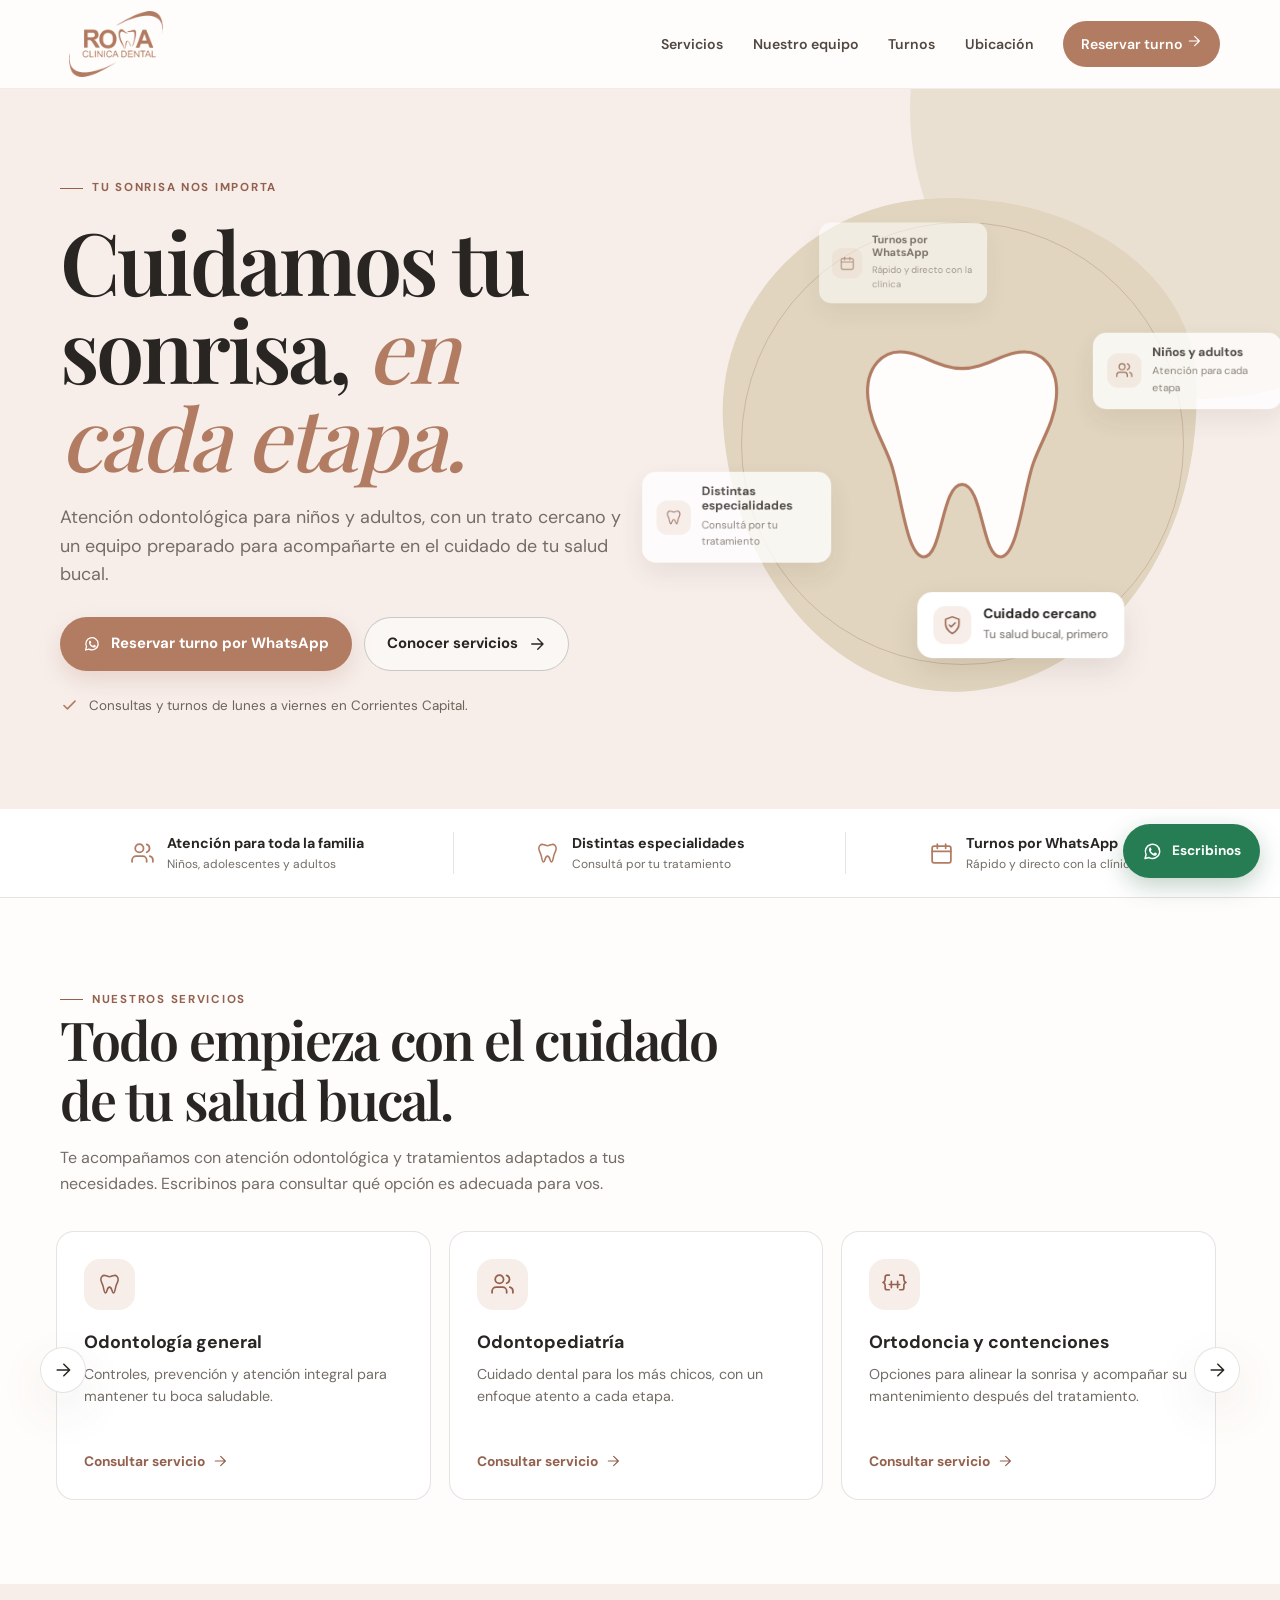
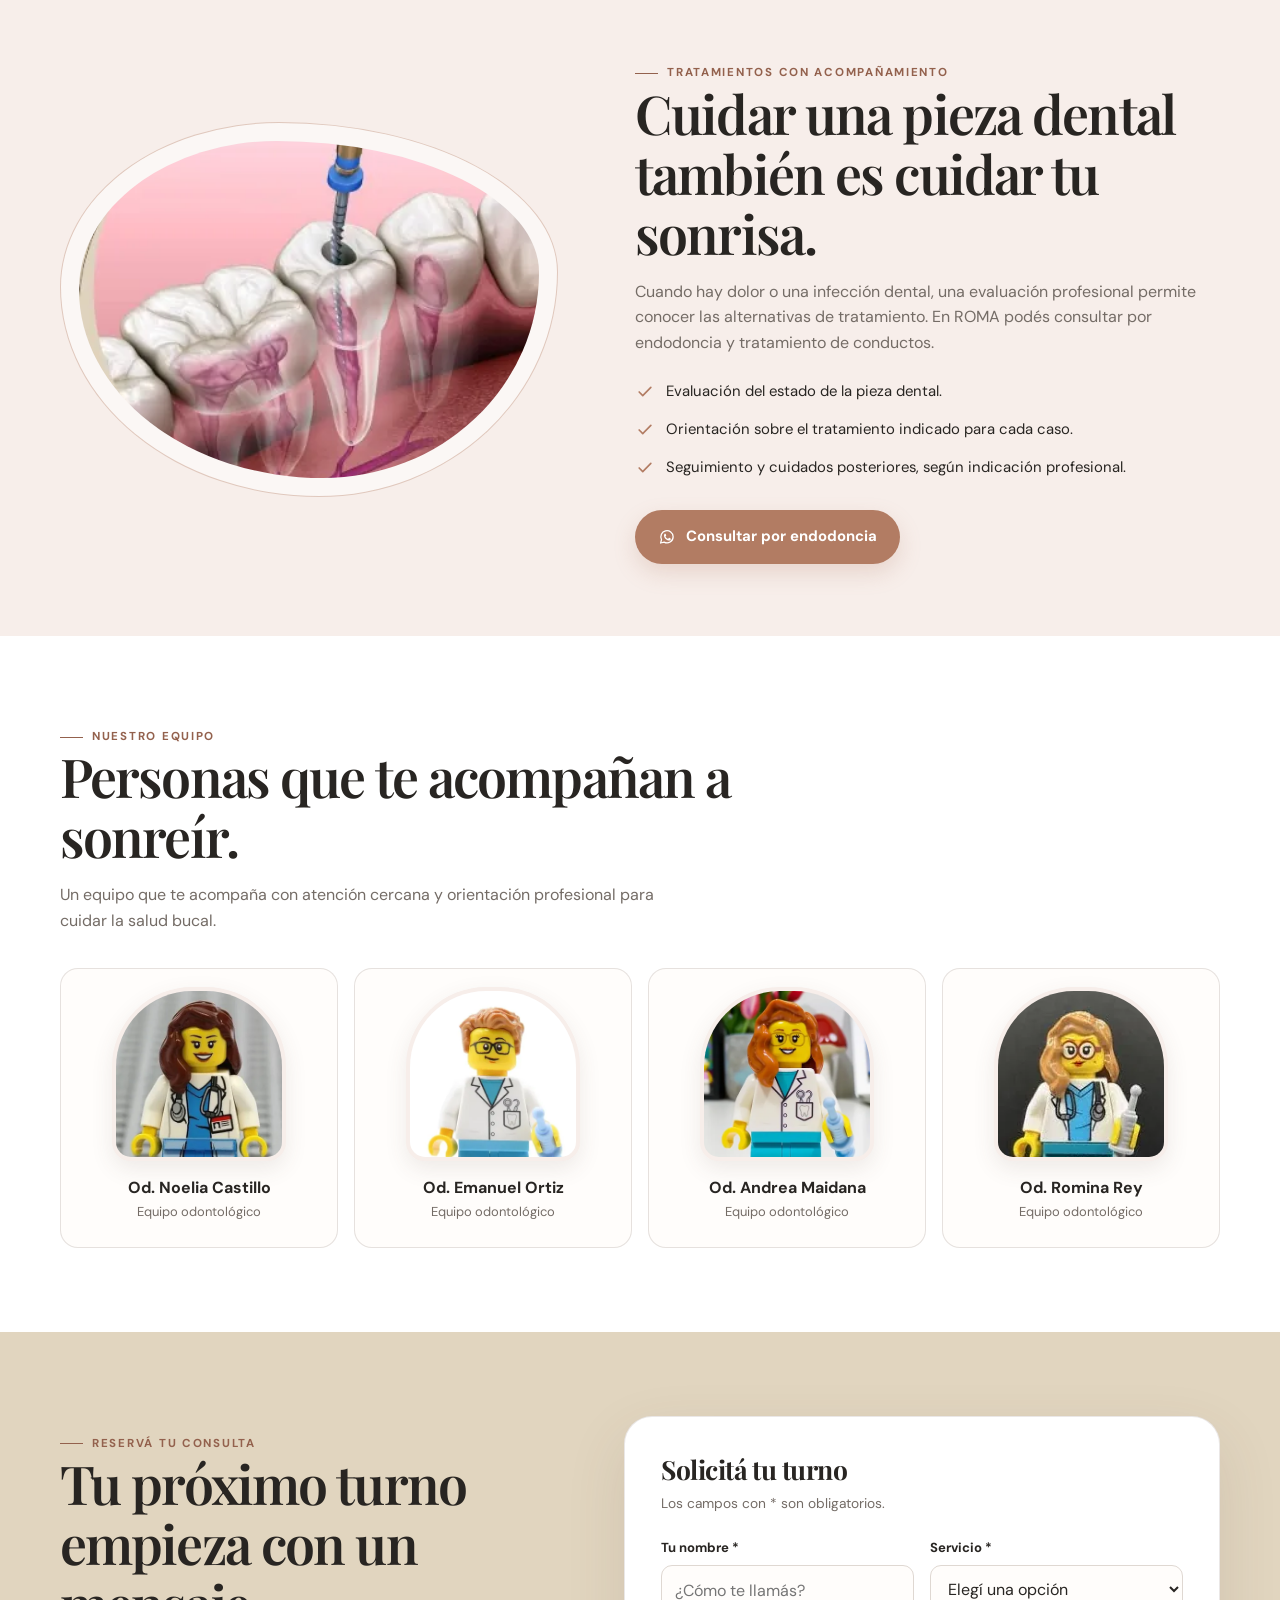
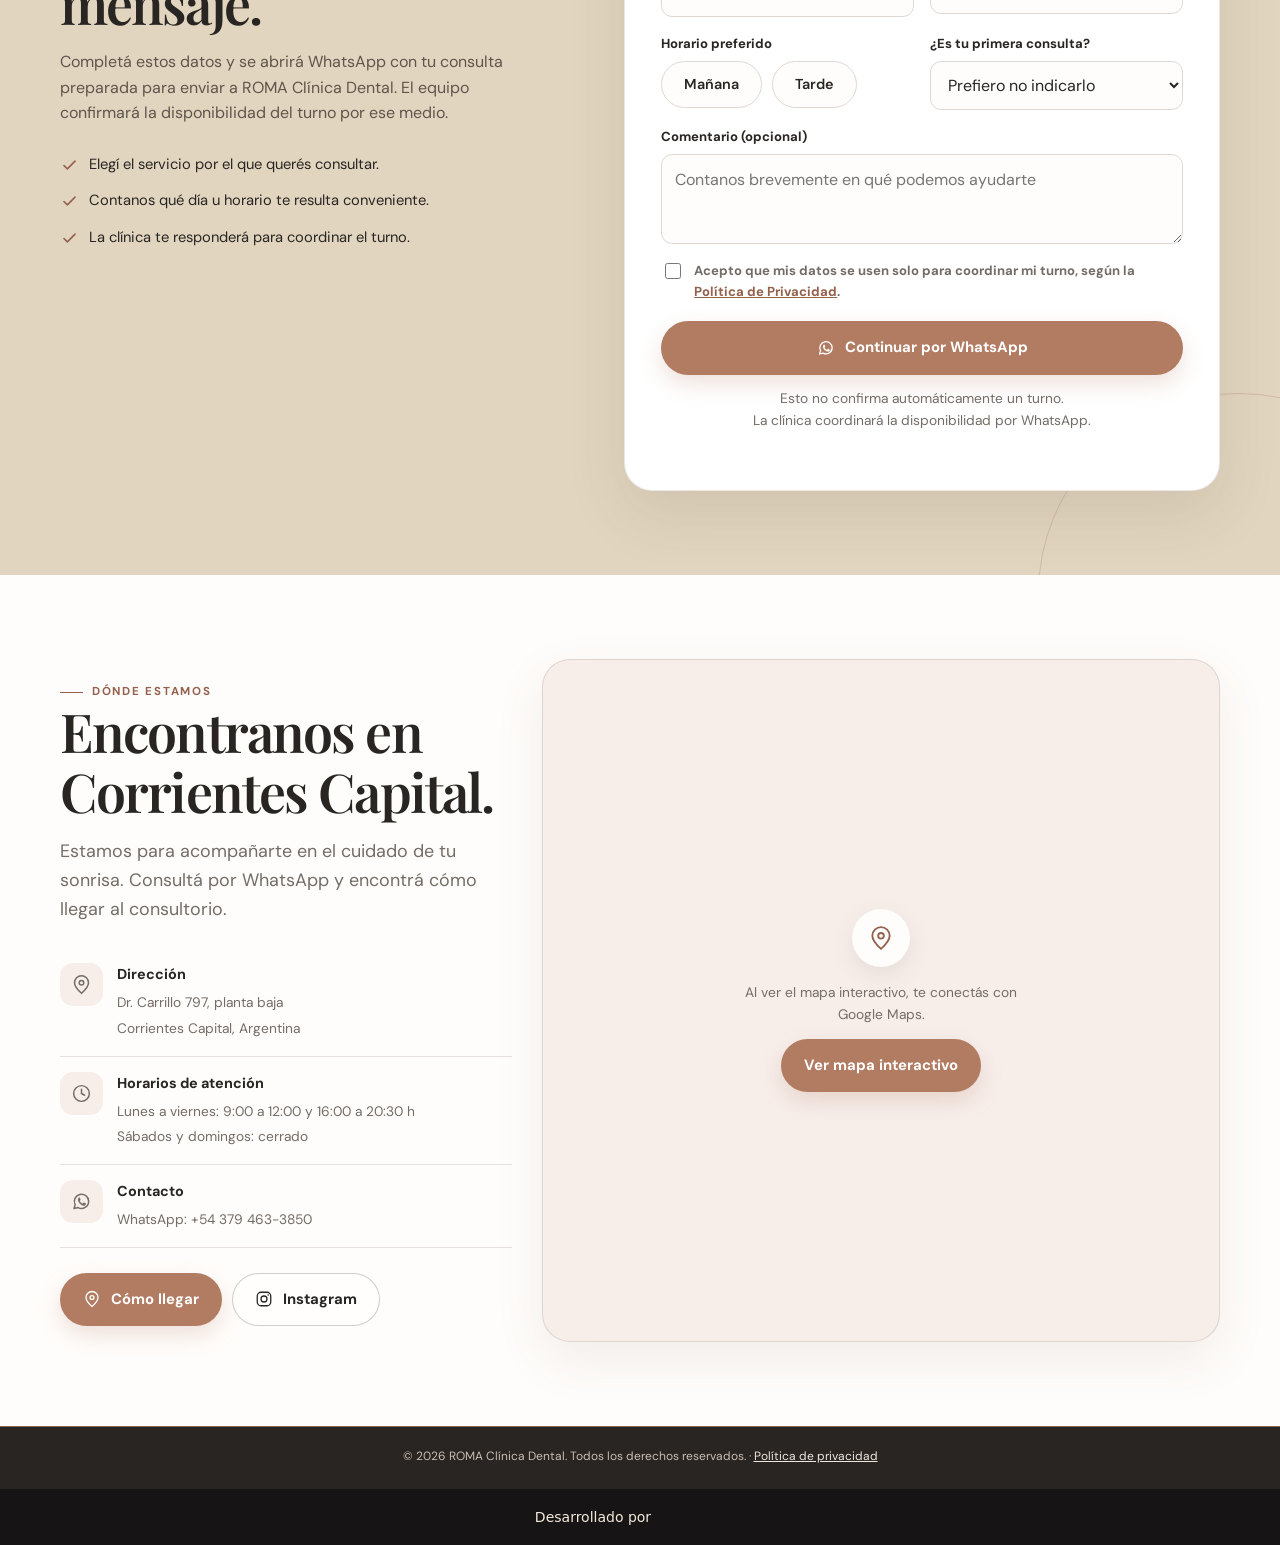
<file: index.html>
<!doctype html>
<html lang="es-AR">
<head>
  <meta charset="utf-8">
  <meta name="viewport" content="width=device-width, initial-scale=1">
  <meta name="theme-color" content="#e1d5bf">
  <title>ROMA Clínica Dental | Odontología en Corrientes Capital</title>
  <meta name="description" content="En ROMA Clínica Dental cuidamos sonrisas de niños y adultos en Corrientes Capital. Odontología general, odontopediatría, ortodoncia, endodoncia y más. Reservá tu turno por WhatsApp.">
  <meta name="robots" content="index, follow">
  <meta http-equiv="Content-Security-Policy" content="default-src 'self'; script-src 'self'; style-src 'self'; font-src 'self'; img-src 'self' data: https:; connect-src 'self'; frame-src https://www.google.com; form-action 'self'; base-uri 'self'; object-src 'none'; upgrade-insecure-requests">
  <meta name="referrer" content="strict-origin-when-cross-origin">
  <meta property="og:type" content="website">
  <meta property="og:title" content="ROMA Clínica Dental | Tu sonrisa, en buenas manos">
  <meta property="og:description" content="Atención odontológica para niños y adultos en Corrientes Capital. Consultá y reservá tu turno por WhatsApp.">
  <meta property="og:image" content="assets/logo-roma.webp">
  <link rel="icon" type="image/webp" href="assets/logo-roma.webp">
  <link rel="stylesheet" href="assets/styles.css">
  <script type="application/ld+json">
  {
    "@context": "https://schema.org",
    "@type": "Dentist",
    "name": "ROMA Clínica Dental",
    "description": "Atención odontológica para niños y adultos en Corrientes Capital.",
    "telephone": "+54 379 463-3850",
    "image": "assets/logo-roma.webp",
    "address": {
      "@type": "PostalAddress",
      "streetAddress": "Dr. Carrillo 797, planta baja",
      "addressLocality": "Corrientes",
      "addressRegion": "Corrientes",
      "addressCountry": "AR"
    },
    "geo": {
      "@type": "GeoCoordinates",
      "latitude": -27.475615488781088,
      "longitude": -58.841967421455124
    },
    "openingHoursSpecification": [
      {"@type":"OpeningHoursSpecification","dayOfWeek":["Monday","Tuesday","Wednesday","Thursday","Friday"],"opens":"09:00","closes":"12:00"},
      {"@type":"OpeningHoursSpecification","dayOfWeek":["Monday","Tuesday","Wednesday","Thursday","Friday"],"opens":"16:00","closes":"20:30"}
    ],
    "sameAs": ["https://www.instagram.com/roma.clinica.dental/"]
  }
  </script>
</head>
<body>
  <svg class="sr-only" xmlns="http://www.w3.org/2000/svg" aria-hidden="true" focusable="false">
    <symbol id="i-arrow" viewBox="0 0 24 24"><path d="M5 12h14M13 5l7 7-7 7" fill="none" stroke="currentColor" stroke-width="1.8" stroke-linecap="round" stroke-linejoin="round"/></symbol>
    <symbol id="i-whatsapp" viewBox="0 0 24 24"><path d="M20.2 11.7a8.2 8.2 0 0 1-12.1 7.2L3.5 20l1.2-4.4a8.2 8.2 0 1 1 15.5-3.9Z" fill="none" stroke="currentColor" stroke-width="1.7" stroke-linecap="round" stroke-linejoin="round"/><path d="M8.4 8.1c.3-.6.6-.6.9-.6h.4c.2 0 .4 0 .5.4l.7 1.7c.1.3.1.5-.1.7l-.6.7c-.2.2-.3.4-.1.7.7 1.2 1.6 2 2.8 2.6.3.1.5.1.7-.1l.8-.9c.2-.2.4-.3.7-.2l1.6.8c.3.1.4.3.4.5 0 .4-.2 1.3-.8 1.8-.5.5-1.3.7-2.1.6-1-.2-2.3-.8-3.6-1.9-1.1-1-2.1-2.4-2.4-3.4-.4-1-.3-2.1.2-2.8Z" fill="currentColor"/></symbol>
    <symbol id="i-pin" viewBox="0 0 24 24"><path d="M20 10c0 5-8 12-8 12S4 15 4 10a8 8 0 1 1 16 0Z" fill="none" stroke="currentColor" stroke-width="1.7"/><circle cx="12" cy="10" r="2.6" fill="none" stroke="currentColor" stroke-width="1.7"/></symbol>
    <symbol id="i-clock" viewBox="0 0 24 24"><circle cx="12" cy="12" r="9" fill="none" stroke="currentColor" stroke-width="1.7"/><path d="M12 7v5l3.5 2" fill="none" stroke="currentColor" stroke-width="1.7" stroke-linecap="round"/></symbol>
    <symbol id="i-users" viewBox="0 0 24 24"><path d="M16 20v-1.5a4 4 0 0 0-4-4H6a4 4 0 0 0-4 4V20M9 11a4 4 0 1 0 0-8 4 4 0 0 0 0 8ZM16 3.2a4 4 0 0 1 0 7.6M22 20v-1.5a4 4 0 0 0-3-3.9" fill="none" stroke="currentColor" stroke-width="1.7" stroke-linecap="round" stroke-linejoin="round"/></symbol>
    <symbol id="i-shield" viewBox="0 0 24 24"><path d="M12 22s8-4 8-11V5l-8-3-8 3v6c0 7 8 11 8 11Z" fill="none" stroke="currentColor" stroke-width="1.7"/><path d="m8.5 12 2.2 2.2 4.8-4.8" fill="none" stroke="currentColor" stroke-width="1.7" stroke-linecap="round" stroke-linejoin="round"/></symbol>
    <symbol id="i-tooth" viewBox="0 0 24 24"><path d="M7.7 3.3C5.3 2.9 3.5 4.8 3.7 7.5c.2 2.2 1.3 3.6 2 5.6.8 2.3 1.1 7.1 2.5 7.1 1.5 0 1.2-5.7 3.8-5.7s2.3 5.7 3.8 5.7c1.4 0 1.7-4.8 2.5-7.1.7-2 1.8-3.4 2-5.6.2-2.7-1.6-4.6-4-4.2-1.7.3-2.8 1.2-4.3 1.2S9.4 3.6 7.7 3.3Z" fill="none" stroke="currentColor" stroke-width="1.5" stroke-linejoin="round"/></symbol>
    <symbol id="i-braces" viewBox="0 0 24 24"><path d="M7 3H5a2 2 0 0 0-2 2v2a3 3 0 0 1-2 3 3 3 0 0 1 2 3v2a2 2 0 0 0 2 2h2M17 3h2a2 2 0 0 1 2 2v2a3 3 0 0 0 2 3 3 3 0 0 0-2 3v2a2 2 0 0 1-2 2h-2M7 12h10M9 9v6M15 9v6" fill="none" stroke="currentColor" stroke-width="1.6" stroke-linecap="round" stroke-linejoin="round"/></symbol>
    <symbol id="i-sparkle" viewBox="0 0 24 24"><path d="m12 2 1.9 6.1L20 10l-6.1 1.9L12 18l-1.9-6.1L4 10l6.1-1.9L12 2ZM19 16l1 3 3 1-3 1-1 3-1-3-3-1 3-1 1-3Z" fill="none" stroke="currentColor" stroke-width="1.5" stroke-linejoin="round"/></symbol>
    <symbol id="i-check" viewBox="0 0 24 24"><path d="m5 12 4.3 4.3L19 6.5" fill="none" stroke="currentColor" stroke-width="2" stroke-linecap="round" stroke-linejoin="round"/></symbol>
    <symbol id="i-calendar" viewBox="0 0 24 24"><rect x="3" y="5" width="18" height="16" rx="2" fill="none" stroke="currentColor" stroke-width="1.7"/><path d="M16 3v4M8 3v4M3 10h18" fill="none" stroke="currentColor" stroke-width="1.7" stroke-linecap="round"/></symbol>
    <symbol id="i-instagram" viewBox="0 0 24 24"><rect x="3" y="3" width="18" height="18" rx="5" fill="none" stroke="currentColor" stroke-width="1.7"/><circle cx="12" cy="12" r="4" fill="none" stroke="currentColor" stroke-width="1.7"/><circle cx="17.5" cy="6.8" r="1" fill="currentColor"/></symbol>
    <symbol id="i-menu" viewBox="0 0 24 24"><path d="M3 6h18M3 12h18M3 18h18" fill="none" stroke="currentColor" stroke-width="1.8" stroke-linecap="round"/></symbol>
    <symbol id="i-x" viewBox="0 0 24 24"><path d="m6 6 12 12M18 6 6 18" fill="none" stroke="currentColor" stroke-width="1.8" stroke-linecap="round"/></symbol>
  </svg>


  <header class="site-header">
    <div class="container nav-wrap">
      <a class="brand" href="#inicio" aria-label="ROMA Clínica Dental, inicio">
        <img src="assets/logo-roma.webp" alt="Logo de ROMA Clínica Dental" width="112" height="66" loading="eager" fetchpriority="high" decoding="async">
      </a>
      <button class="menu-toggle" id="menuToggle" type="button" aria-label="Abrir menú" aria-expanded="false" aria-controls="navLinks"><svg><use href="#i-menu"/></svg></button>
      <nav class="nav-links" id="navLinks" aria-label="Navegación principal">
        <a href="#servicios">Servicios</a>
        <a href="#equipo">Nuestro equipo</a>
        <a href="#turnos">Turnos</a>
        <a href="#ubicacion">Ubicación</a>
        <a class="nav-cta" href="https://wa.me/5493794633850?text=Hola%2C%20ROMA%20Cl%C3%ADnica%20Dental.%20Quisiera%20consultar%20por%20un%20turno." target="_blank" rel="noopener noreferrer">Reservar turno <svg width="16" height="16"><use href="#i-arrow"/></svg></a>
      </nav>
    </div>
  </header>

  <main>
    <section class="hero" id="inicio">
      <div class="container hero-grid">
        <div class="hero-copy">
          <span class="eyebrow">Tu sonrisa nos importa</span>
          <h1>Cuidamos tu sonrisa, <em>en cada etapa.</em></h1>
          <p class="lead">Atención odontológica para niños y adultos, con un trato cercano y un equipo preparado para acompañarte en el cuidado de tu salud bucal.</p>
          <div class="hero-actions">
            <a class="btn btn-primary" href="https://wa.me/5493794633850?text=Hola%2C%20ROMA%20Cl%C3%ADnica%20Dental.%20Quisiera%20reservar%20un%20turno." target="_blank" rel="noopener noreferrer"><svg><use href="#i-whatsapp"/></svg> Reservar turno por WhatsApp</a>
            <a class="btn btn-secondary" href="#servicios">Conocer servicios <svg><use href="#i-arrow"/></svg></a>
          </div>
          <div class="hero-note"><svg><use href="#i-check"/></svg> Consultas y turnos de lunes a viernes en Corrientes Capital.</div>
        </div>
        <div class="hero-visual" aria-label="Ilustración dental decorativa">
          <div class="hero-blob"></div><div class="hero-orbit"></div>
          <div class="tooth-stage" aria-hidden="true"><div class="tooth-3d"><div class="tooth-layer tz-0"><svg viewBox="0 0 240 270" aria-hidden="true"><path d="M69 31C43 25 26 46 29 75c2 23 14 40 22 62 10 28 15 91 32 91 18 0 17-70 37-70s19 70 37 70c17 0 22-63 32-91 8-22 20-39 22-62 3-29-14-50-40-44-18 4-31 15-51 15S87 35 69 31Z" fill="#fffdfb" stroke="#e3c9bb" stroke-width="1" stroke-linejoin="round"/></svg></div><div class="tooth-layer tz-1"><svg viewBox="0 0 240 270" aria-hidden="true"><path d="M69 31C43 25 26 46 29 75c2 23 14 40 22 62 10 28 15 91 32 91 18 0 17-70 37-70s19 70 37 70c17 0 22-63 32-91 8-22 20-39 22-62 3-29-14-50-40-44-18 4-31 15-51 15S87 35 69 31Z" fill="#fffdfb" stroke="#e3c9bb" stroke-width="1" stroke-linejoin="round"/></svg></div><div class="tooth-layer tz-2"><svg viewBox="0 0 240 270" aria-hidden="true"><path d="M69 31C43 25 26 46 29 75c2 23 14 40 22 62 10 28 15 91 32 91 18 0 17-70 37-70s19 70 37 70c17 0 22-63 32-91 8-22 20-39 22-62 3-29-14-50-40-44-18 4-31 15-51 15S87 35 69 31Z" fill="#fffdfb" stroke="#e3c9bb" stroke-width="1" stroke-linejoin="round"/></svg></div><div class="tooth-layer tz-3"><svg viewBox="0 0 240 270" aria-hidden="true"><path d="M69 31C43 25 26 46 29 75c2 23 14 40 22 62 10 28 15 91 32 91 18 0 17-70 37-70s19 70 37 70c17 0 22-63 32-91 8-22 20-39 22-62 3-29-14-50-40-44-18 4-31 15-51 15S87 35 69 31Z" fill="#fffdfb" stroke="#e3c9bb" stroke-width="1" stroke-linejoin="round"/></svg></div><div class="tooth-layer tz-4"><svg viewBox="0 0 240 270" aria-hidden="true"><path d="M69 31C43 25 26 46 29 75c2 23 14 40 22 62 10 28 15 91 32 91 18 0 17-70 37-70s19 70 37 70c17 0 22-63 32-91 8-22 20-39 22-62 3-29-14-50-40-44-18 4-31 15-51 15S87 35 69 31Z" fill="#fffdfb" stroke="#e3c9bb" stroke-width="1" stroke-linejoin="round"/></svg></div><div class="tooth-layer tz-5"><svg viewBox="0 0 240 270" aria-hidden="true"><path d="M69 31C43 25 26 46 29 75c2 23 14 40 22 62 10 28 15 91 32 91 18 0 17-70 37-70s19 70 37 70c17 0 22-63 32-91 8-22 20-39 22-62 3-29-14-50-40-44-18 4-31 15-51 15S87 35 69 31Z" fill="#fffdfb" stroke="#e3c9bb" stroke-width="1" stroke-linejoin="round"/></svg></div><div class="tooth-layer tz-6"><svg viewBox="0 0 240 270" aria-hidden="true"><path d="M69 31C43 25 26 46 29 75c2 23 14 40 22 62 10 28 15 91 32 91 18 0 17-70 37-70s19 70 37 70c17 0 22-63 32-91 8-22 20-39 22-62 3-29-14-50-40-44-18 4-31 15-51 15S87 35 69 31Z" fill="#fffdfb" stroke="#e3c9bb" stroke-width="1" stroke-linejoin="round"/></svg></div><div class="tooth-layer tz-7"><svg viewBox="0 0 240 270" aria-hidden="true"><path d="M69 31C43 25 26 46 29 75c2 23 14 40 22 62 10 28 15 91 32 91 18 0 17-70 37-70s19 70 37 70c17 0 22-63 32-91 8-22 20-39 22-62 3-29-14-50-40-44-18 4-31 15-51 15S87 35 69 31Z" fill="#fffdfb" stroke="#e3c9bb" stroke-width="1" stroke-linejoin="round"/></svg></div><div class="tooth-layer tz-8"><svg viewBox="0 0 240 270" aria-hidden="true"><path d="M69 31C43 25 26 46 29 75c2 23 14 40 22 62 10 28 15 91 32 91 18 0 17-70 37-70s19 70 37 70c17 0 22-63 32-91 8-22 20-39 22-62 3-29-14-50-40-44-18 4-31 15-51 15S87 35 69 31Z" fill="#fffdfb" stroke="#e3c9bb" stroke-width="1" stroke-linejoin="round"/></svg></div><div class="tooth-layer tz-9"><svg viewBox="0 0 240 270" aria-hidden="true"><path d="M69 31C43 25 26 46 29 75c2 23 14 40 22 62 10 28 15 91 32 91 18 0 17-70 37-70s19 70 37 70c17 0 22-63 32-91 8-22 20-39 22-62 3-29-14-50-40-44-18 4-31 15-51 15S87 35 69 31Z" fill="#fffdfb" stroke="#e3c9bb" stroke-width="1" stroke-linejoin="round"/></svg></div><div class="tooth-layer tz-10"><svg viewBox="0 0 240 270" aria-hidden="true"><path d="M69 31C43 25 26 46 29 75c2 23 14 40 22 62 10 28 15 91 32 91 18 0 17-70 37-70s19 70 37 70c17 0 22-63 32-91 8-22 20-39 22-62 3-29-14-50-40-44-18 4-31 15-51 15S87 35 69 31Z" fill="#fffdfb" stroke="#e3c9bb" stroke-width="1" stroke-linejoin="round"/></svg></div><div class="tooth-layer tz-11"><svg viewBox="0 0 240 270" aria-hidden="true"><path d="M69 31C43 25 26 46 29 75c2 23 14 40 22 62 10 28 15 91 32 91 18 0 17-70 37-70s19 70 37 70c17 0 22-63 32-91 8-22 20-39 22-62 3-29-14-50-40-44-18 4-31 15-51 15S87 35 69 31Z" fill="#fffdfb" stroke="#e3c9bb" stroke-width="1" stroke-linejoin="round"/></svg></div><div class="tooth-layer tz-12"><svg viewBox="0 0 240 270" aria-hidden="true"><path d="M69 31C43 25 26 46 29 75c2 23 14 40 22 62 10 28 15 91 32 91 18 0 17-70 37-70s19 70 37 70c17 0 22-63 32-91 8-22 20-39 22-62 3-29-14-50-40-44-18 4-31 15-51 15S87 35 69 31Z" fill="#fffdfb" stroke="#e3c9bb" stroke-width="1" stroke-linejoin="round"/></svg></div><div class="tooth-layer tz-13"><svg viewBox="0 0 240 270" aria-hidden="true"><path d="M69 31C43 25 26 46 29 75c2 23 14 40 22 62 10 28 15 91 32 91 18 0 17-70 37-70s19 70 37 70c17 0 22-63 32-91 8-22 20-39 22-62 3-29-14-50-40-44-18 4-31 15-51 15S87 35 69 31Z" fill="#fffdfb" stroke="#e3c9bb" stroke-width="1" stroke-linejoin="round"/></svg></div><div class="tooth-layer tz-14"><svg viewBox="0 0 240 270" aria-hidden="true"><path d="M69 31C43 25 26 46 29 75c2 23 14 40 22 62 10 28 15 91 32 91 18 0 17-70 37-70s19 70 37 70c17 0 22-63 32-91 8-22 20-39 22-62 3-29-14-50-40-44-18 4-31 15-51 15S87 35 69 31Z" fill="#fffdfb" stroke="#b27c63" stroke-width="3" stroke-linejoin="round"/></svg></div></div></div>
          <div class="orbit" id="orbit" aria-hidden="true"><div class="float-card orbit-card"><span class="float-icon"><svg><use href="#i-users"/></svg></span><span><strong>Niños y adultos</strong><small>Atención para cada etapa</small></span></div><div class="float-card orbit-card"><span class="float-icon"><svg><use href="#i-shield"/></svg></span><span><strong>Cuidado cercano</strong><small>Tu salud bucal, primero</small></span></div><div class="float-card orbit-card"><span class="float-icon"><svg><use href="#i-tooth"/></svg></span><span><strong>Distintas especialidades</strong><small>Consultá por tu tratamiento</small></span></div><div class="float-card orbit-card"><span class="float-icon"><svg><use href="#i-calendar"/></svg></span><span><strong>Turnos por WhatsApp</strong><small>Rápido y directo con la clínica</small></span></div></div>
        </div>
      </div>
    </section>

    <section class="trust-strip" aria-label="Información destacada">
      <div class="container trust-grid">
        <div class="trust-item"><svg class="trust-icon"><use href="#i-users"/></svg><div><strong>Atención para toda la familia</strong><span>Niños, adolescentes y adultos</span></div></div>
        <div class="trust-item"><svg class="trust-icon"><use href="#i-tooth"/></svg><div><strong>Distintas especialidades</strong><span>Consultá por tu tratamiento</span></div></div>
        <div class="trust-item"><svg class="trust-icon"><use href="#i-calendar"/></svg><div><strong>Turnos por WhatsApp</strong><span>Rápido y directo con la clínica</span></div></div>
      </div>
    </section>

    <section class="section services-section" id="servicios">
      <div class="container">
        <div class="section-head">
          <span class="eyebrow">Nuestros servicios</span>
          <h2>Todo empieza con el cuidado de tu salud bucal.</h2>
          <p>Te acompañamos con atención odontológica y tratamientos adaptados a tus necesidades. Escribinos para consultar qué opción es adecuada para vos.</p>
        </div>
        <div class="carousel-wrap">
          <button class="car-btn car-prev" type="button" id="servicePrev" aria-label="Ver servicio anterior" aria-controls="serviceTrack"><svg><use href="#i-arrow"/></svg></button>
          <div class="service-grid" id="serviceTrack" role="region" aria-roledescription="carrusel" aria-label="Servicios de la clínica" tabindex="0">
          <article class="service-card"><span class="service-icon"><svg><use href="#i-tooth"/></svg></span><h3>Odontología general</h3><p>Controles, prevención y atención integral para mantener tu boca saludable.</p><a class="text-link service-cta" data-service="Odontología general" href="https://wa.me/5493794633850?text=Hola%2C%20quisiera%20consultar%20por%20Odontolog%C3%ADa%20general." target="_blank" rel="noopener noreferrer">Consultar servicio <svg><use href="#i-arrow"/></svg></a></article>
          <article class="service-card"><span class="service-icon"><svg><use href="#i-users"/></svg></span><h3>Odontopediatría</h3><p>Cuidado dental para los más chicos, con un enfoque atento a cada etapa.</p><a class="text-link service-cta" data-service="Odontopediatría" href="https://wa.me/5493794633850?text=Hola%2C%20quisiera%20consultar%20por%20Odontopediatr%C3%ADa." target="_blank" rel="noopener noreferrer">Consultar servicio <svg><use href="#i-arrow"/></svg></a></article>
          <article class="service-card"><span class="service-icon"><svg><use href="#i-braces"/></svg></span><h3>Ortodoncia y contenciones</h3><p>Opciones para alinear la sonrisa y acompañar su mantenimiento después del tratamiento.</p><a class="text-link service-cta" data-service="Ortodoncia y contenciones" href="https://wa.me/5493794633850?text=Hola%2C%20quisiera%20consultar%20por%20Ortodoncia%20y%20contenciones." target="_blank" rel="noopener noreferrer">Consultar servicio <svg><use href="#i-arrow"/></svg></a></article>
          <article class="service-card"><span class="service-icon"><svg><use href="#i-tooth"/></svg></span><h3>Endodoncia</h3><p>Tratamientos de conducto orientados a tratar el interior del diente y preservar la pieza cuando sea posible.</p><a class="text-link service-cta" data-service="Endodoncia / tratamiento de conducto" href="https://wa.me/5493794633850?text=Hola%2C%20quisiera%20consultar%20por%20Endodoncia." target="_blank" rel="noopener noreferrer">Consultar servicio <svg><use href="#i-arrow"/></svg></a></article>
          <article class="service-card"><span class="service-icon"><svg><use href="#i-sparkle"/></svg></span><h3>Limpieza y estética dental</h3><p>Limpieza dental y consultas por blanqueamiento y otros tratamientos estéticos.</p><a class="text-link service-cta" data-service="Limpieza y estética dental" href="https://wa.me/5493794633850?text=Hola%2C%20quisiera%20consultar%20por%20Limpieza%20y%20est%C3%A9tica%20dental." target="_blank" rel="noopener noreferrer">Consultar servicio <svg><use href="#i-arrow"/></svg></a></article>
          </div>
          <button class="car-btn car-next" type="button" id="serviceNext" aria-label="Ver servicio siguiente" aria-controls="serviceTrack"><svg><use href="#i-arrow"/></svg></button>
        </div>
        <div class="car-dots" id="serviceDots" aria-hidden="false"></div>
      </div>
    </section>

    <section class="featured-service" aria-labelledby="endo-title">
      <div class="container featured-grid">
        <div class="endo-image-wrap"><img src="assets/endodoncia-visual.webp" alt="Ilustración clínica de un tratamiento de conducto" loading="lazy" width="364" height="337" decoding="async"></div>
        <div class="endo-copy">
          <span class="eyebrow">Tratamientos con acompañamiento</span>
          <h2 id="endo-title">Cuidar una pieza dental también es cuidar tu sonrisa.</h2>
          <p>Cuando hay dolor o una infección dental, una evaluación profesional permite conocer las alternativas de tratamiento. En ROMA podés consultar por endodoncia y tratamiento de conductos.</p>
          <ul class="benefit-list">
            <li><svg><use href="#i-check"/></svg><span>Evaluación del estado de la pieza dental.</span></li>
            <li><svg><use href="#i-check"/></svg><span>Orientación sobre el tratamiento indicado para cada caso.</span></li>
            <li><svg><use href="#i-check"/></svg><span>Seguimiento y cuidados posteriores, según indicación profesional.</span></li>
          </ul>
          <a class="btn btn-primary" href="https://wa.me/5493794633850?text=Hola%2C%20ROMA%20Cl%C3%ADnica%20Dental.%20Quisiera%20consultar%20por%20un%20tratamiento%20de%20conducto." target="_blank" rel="noopener noreferrer"><svg><use href="#i-whatsapp"/></svg> Consultar por endodoncia</a>
        </div>
      </div>
    </section>

    <section class="section team-section" id="equipo">
      <div class="container">
        <div class="section-head">
          <span class="eyebrow">Nuestro equipo</span>
          <h2>Personas que te acompañan a sonreír.</h2>
          <p>Un equipo que te acompaña con atención cercana y orientación profesional para cuidar la salud bucal.</p>
        </div>
        <div class="team-grid">
          <article class="team-card"><img class="team-photo" src="assets/team-noelia-castillo.webp" alt="Representación ilustrada de Od. Noelia Castillo con uniforme clínico" width="180" height="180" loading="lazy" decoding="async"><h3>Od. Noelia Castillo</h3><p>Equipo odontológico</p></article>
          <article class="team-card"><img class="team-photo" src="assets/team-emanuel-ortiz.webp" alt="Representación ilustrada de Od. Emanuel Ortiz con uniforme clínico" width="180" height="180" loading="lazy" decoding="async"><h3>Od. Emanuel Ortiz</h3><p>Equipo odontológico</p></article>
          <article class="team-card"><img class="team-photo" src="assets/team-andrea-maidana.webp" alt="Representación ilustrada de Od. Andrea Maidana con uniforme clínico" width="180" height="180" loading="lazy" decoding="async"><h3>Od. Andrea Maidana</h3><p>Equipo odontológico</p></article>
          <article class="team-card"><img class="team-photo" src="assets/team-romina-rey.webp" alt="Representación ilustrada de Od. Romina Rey con uniforme clínico" width="180" height="180" loading="lazy" decoding="async"><h3>Od. Romina Rey</h3><p>Equipo odontológico</p></article>
        </div>
      </div>
    </section>

    <section class="section appointment-section" id="turnos">
      <div class="container appointment-grid">
        <div class="appointment-copy">
          <span class="eyebrow">Reservá tu consulta</span>
          <h2>Tu próximo turno empieza con un mensaje.</h2>
          <p>Completá estos datos y se abrirá WhatsApp con tu consulta preparada para enviar a ROMA Clínica Dental. El equipo confirmará la disponibilidad del turno por ese medio.</p>
          <ul class="appointment-points">
            <li><svg><use href="#i-check"/></svg><span>Elegí el servicio por el que querés consultar.</span></li>
            <li><svg><use href="#i-check"/></svg><span>Contanos qué día u horario te resulta conveniente.</span></li>
            <li><svg><use href="#i-check"/></svg><span>La clínica te responderá para coordinar el turno.</span></li>
          </ul>
        </div>
        <form class="booking-card" id="bookingForm" name="turnos" method="POST" data-netlify="true" netlify-honeypot="bot-field" action="/gracias/">
          <input type="hidden" name="form-name" value="turnos">
          <h3>Solicitá tu turno</h3>
          <p>Los campos con * son obligatorios.</p>
          <div class="hp" aria-hidden="true"><label for="website">Sitio web (no completar)</label><input id="website" name="website" type="text" tabindex="-1" autocomplete="off"><input type="text" name="bot-field" tabindex="-1" autocomplete="off"></div>
          <div class="form-grid">
            <div class="field"><label for="patientName">Tu nombre *</label><input id="patientName" name="patientName" type="text" autocomplete="name" placeholder="¿Cómo te llamás?" maxlength="80" required></div>
            <div class="field"><label for="serviceSelect">Servicio *</label><select id="serviceSelect" name="service" required><option value="" selected disabled>Elegí una opción</option><option>Odontología general</option><option>Odontopediatría</option><option>Ortodoncia</option><option>Contenciones</option><option>Endodoncia / tratamiento de conducto</option><option>Limpieza dental</option><option>Blanqueamiento / estética dental</option><option>Otro / no estoy seguro</option></select></div>
            <fieldset class="field pref-field"><legend>Horario preferido</legend><div class="pref-options"><label class="pref-chip"><input type="radio" name="preferredDay" value="Mañana"><span>Mañana</span></label><label class="pref-chip"><input type="radio" name="preferredDay" value="Tarde"><span>Tarde</span></label></div></fieldset>
            <div class="field"><label for="contactPreference">¿Es tu primera consulta?</label><select id="contactPreference" name="contactPreference"><option value="No lo indiqué">Prefiero no indicarlo</option><option>Sí, es mi primera consulta</option><option>No, ya me atendí en ROMA</option></select></div>
            <div class="field full"><label for="details">Comentario (opcional)</label><textarea id="details" name="details" maxlength="500" placeholder="Contanos brevemente en qué podemos ayudarte"></textarea></div>
            <div class="field full"><label class="consent-label"><input type="checkbox" id="consent" name="consent" required><span>Acepto que mis datos se usen solo para coordinar mi turno, según la <a href="privacidad.html">Política de Privacidad</a>.</span></label></div>
          </div>
          <button class="btn btn-primary form-submit" type="submit"><svg><use href="#i-whatsapp"/></svg> Continuar por WhatsApp</button>
          <p class="form-status" id="formStatus" role="status" aria-live="polite"></p>
          <p class="form-fineprint"><span class="fineprint-line">Esto no confirma automáticamente un turno.</span><span class="fineprint-line">La clínica coordinará la disponibilidad por WhatsApp.</span></p>
        </form>
      </div>
    </section>

    <section class="section location-section" id="ubicacion">
      <div class="container">
        <div class="location-grid">
          <div class="location-copy">
            <span class="eyebrow">Dónde estamos</span>
            <h2>Encontranos en Corrientes Capital.</h2>
            <p class="lead">Estamos para acompañarte en el cuidado de tu sonrisa. Consultá por WhatsApp y encontrá cómo llegar al consultorio.</p>
            <div class="info-row"><span class="info-icon"><svg><use href="#i-pin"/></svg></span><div><strong>Dirección</strong><span>Dr. Carrillo 797, planta baja<br>Corrientes Capital, Argentina</span></div></div>
            <div class="info-row"><span class="info-icon"><svg><use href="#i-clock"/></svg></span><div><strong>Horarios de atención</strong><span>Lunes a viernes: 9:00 a 12:00 y 16:00 a 20:30 h<br>Sábados y domingos: cerrado</span></div></div>
            <div class="info-row"><span class="info-icon"><svg><use href="#i-whatsapp"/></svg></span><div><strong>Contacto</strong><a href="https://wa.me/5493794633850?text=Hola%2C%20ROMA%20Cl%C3%ADnica%20Dental.%20Quisiera%20hacer%20una%20consulta." target="_blank" rel="noopener noreferrer">WhatsApp: +54 379 463-3850</a></div></div>
            <div class="location-actions">
              <a class="btn btn-primary" href="https://www.google.com/maps/dir/?api=1&destination=Roma%20Cl%C3%ADnica%20Dental%2C%20Dr.%20Ram%C3%B3n%20Carrillo%20797%2C%20Corrientes%2C%20Argentina" target="_blank" rel="noopener noreferrer"><svg><use href="#i-pin"/></svg> Cómo llegar</a>
              <a class="btn btn-secondary" href="https://www.instagram.com/roma.clinica.dental/" target="_blank" rel="noopener noreferrer"><svg><use href="#i-instagram"/></svg> Instagram</a>
            </div>
          </div>
          <div class="map-card" id="mapCard" aria-label="Mapa de ubicación de ROMA Clínica Dental en Google Maps">
            <div class="map-facade">
              <span class="map-facade-icon"><svg><use href="#i-pin"/></svg></span>
              <p>Al ver el mapa interactivo, te conectás con Google Maps.</p>
              <button class="btn btn-primary" type="button" id="mapLoad">Ver mapa interactivo</button>
            </div>
          </div>
        </div>
      </div>
    </section>

  </main>

  <footer class="site-footer">
    <div class="container">
      <div class="footer-bottom"><p>© <span id="year"></span> ROMA Clínica Dental. Todos los derechos reservados. · <a href="privacidad.html">Política de privacidad</a></p></div>
    </div>
  </footer>
  <div class="firma-te">
    <a href="https://terereestudio.com.ar" rel="noopener noreferrer">
      <span>Desarrollado por</span>
      <img src="assets/firma-terereestudio.webp" width="360" height="120" alt="Tereré Estudio" loading="lazy" decoding="async">
    </a>
  </div>

  <a class="whatsapp-float" href="https://wa.me/5493794633850?text=Hola%2C%20ROMA%20Cl%C3%ADnica%20Dental.%20Quisiera%20consultar%20por%20un%20turno." target="_blank" rel="noopener noreferrer" aria-label="Escribir a ROMA Clínica Dental por WhatsApp"><svg><use href="#i-whatsapp"/></svg><span>Escribinos</span></a>
  <script src="assets/main.js" defer></script>
</body>
</html>
</file>
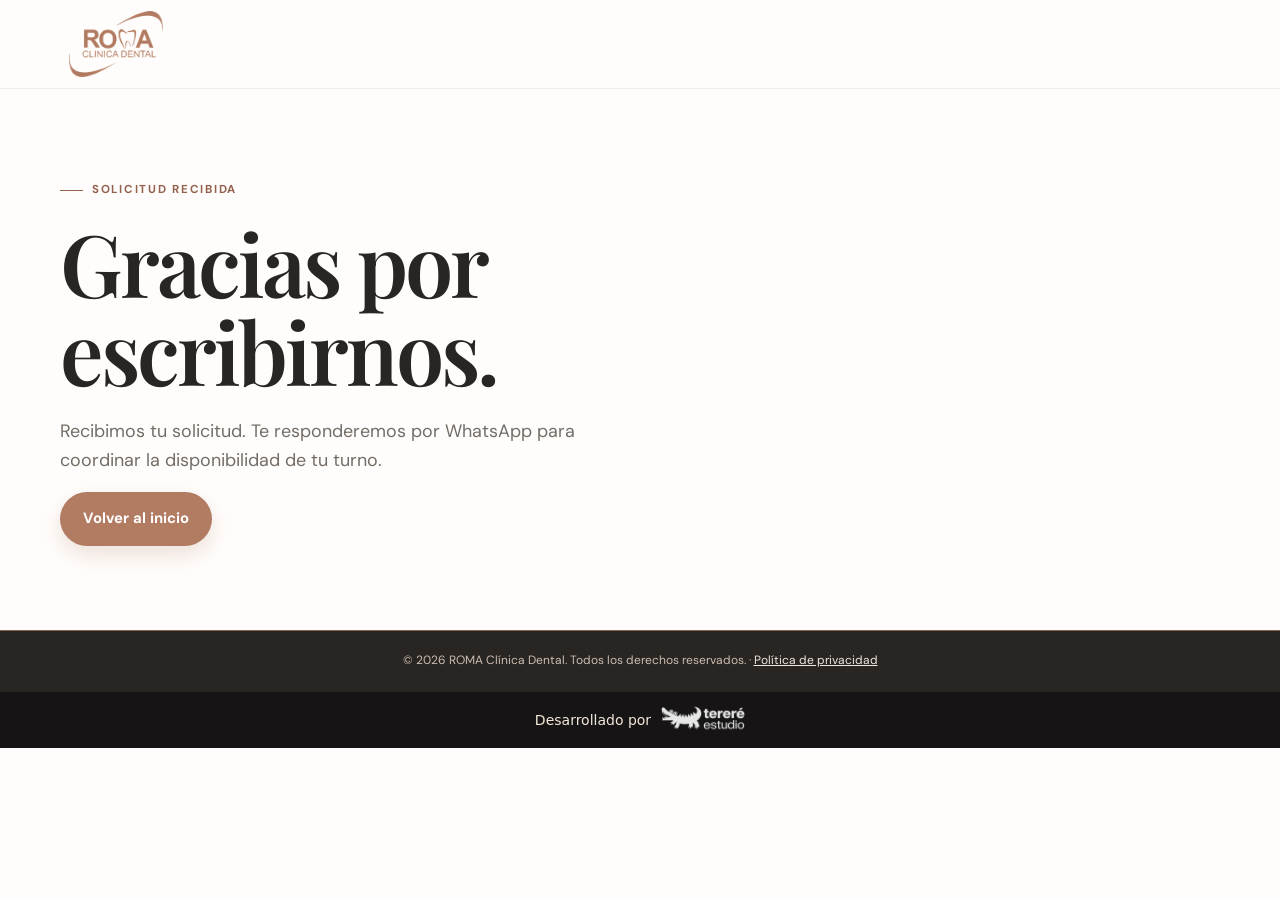
<file: gracias/index.html>
<!doctype html>
<html lang="es-AR">
<head>
  <meta name="robots" content="noindex, follow">
  <meta charset="utf-8">
  <meta name="viewport" content="width=device-width, initial-scale=1">
  <meta name="theme-color" content="#e1d5bf">
  <title>Gracias | ROMA Clínica Dental</title>
  <meta name="description" content="Recibimos tu solicitud de turno en ROMA Clínica Dental.">
  <meta name="robots" content="index, follow">
  <meta http-equiv="Content-Security-Policy" content="default-src 'self'; script-src 'self'; style-src 'self'; font-src 'self'; img-src 'self' data: https:; connect-src 'self'; frame-src https://www.google.com; form-action 'self'; base-uri 'self'; object-src 'none'; upgrade-insecure-requests">
  <meta name="referrer" content="strict-origin-when-cross-origin">
  <link rel="icon" type="image/webp" href="../assets/logo-roma.webp">
  <link rel="stylesheet" href="../assets/styles.css">
</head>
<body>
  <header class="site-header"><div class="container nav-wrap"><a class="brand" href="/" aria-label="ROMA Clínica Dental, inicio"><img src="../assets/logo-roma.webp" alt="Logo de ROMA Clínica Dental" width="112" height="66" loading="eager" fetchpriority="high" decoding="async"></a></div></header>
  <main>
    <section class="section">
      <div class="container">
        <span class="eyebrow">Solicitud recibida</span>
        <h1>Gracias por escribirnos.</h1>
        <p class="lead">Recibimos tu solicitud. Te responderemos por WhatsApp para coordinar la disponibilidad de tu turno.</p>
        <a class="btn btn-primary" href="/">Volver al inicio</a>
      </div>
    </section>
  </main>
  <footer class="site-footer">
    <div class="container">
      <div class="footer-bottom"><p>© <span id="year"></span> ROMA Clínica Dental. Todos los derechos reservados. · <a href="/privacidad.html">Política de privacidad</a></p></div>
    </div>
  </footer>
  <div class="firma-te">
    <a href="https://terereestudio.com.ar" rel="noopener noreferrer">
      <span>Desarrollado por</span>
      <img src="../assets/firma-terereestudio.webp" width="360" height="120" alt="Tereré Estudio" loading="lazy" decoding="async">
    </a>
  </div>
  <script src="../assets/year.js" defer></script>
</body>
</html>
</file>
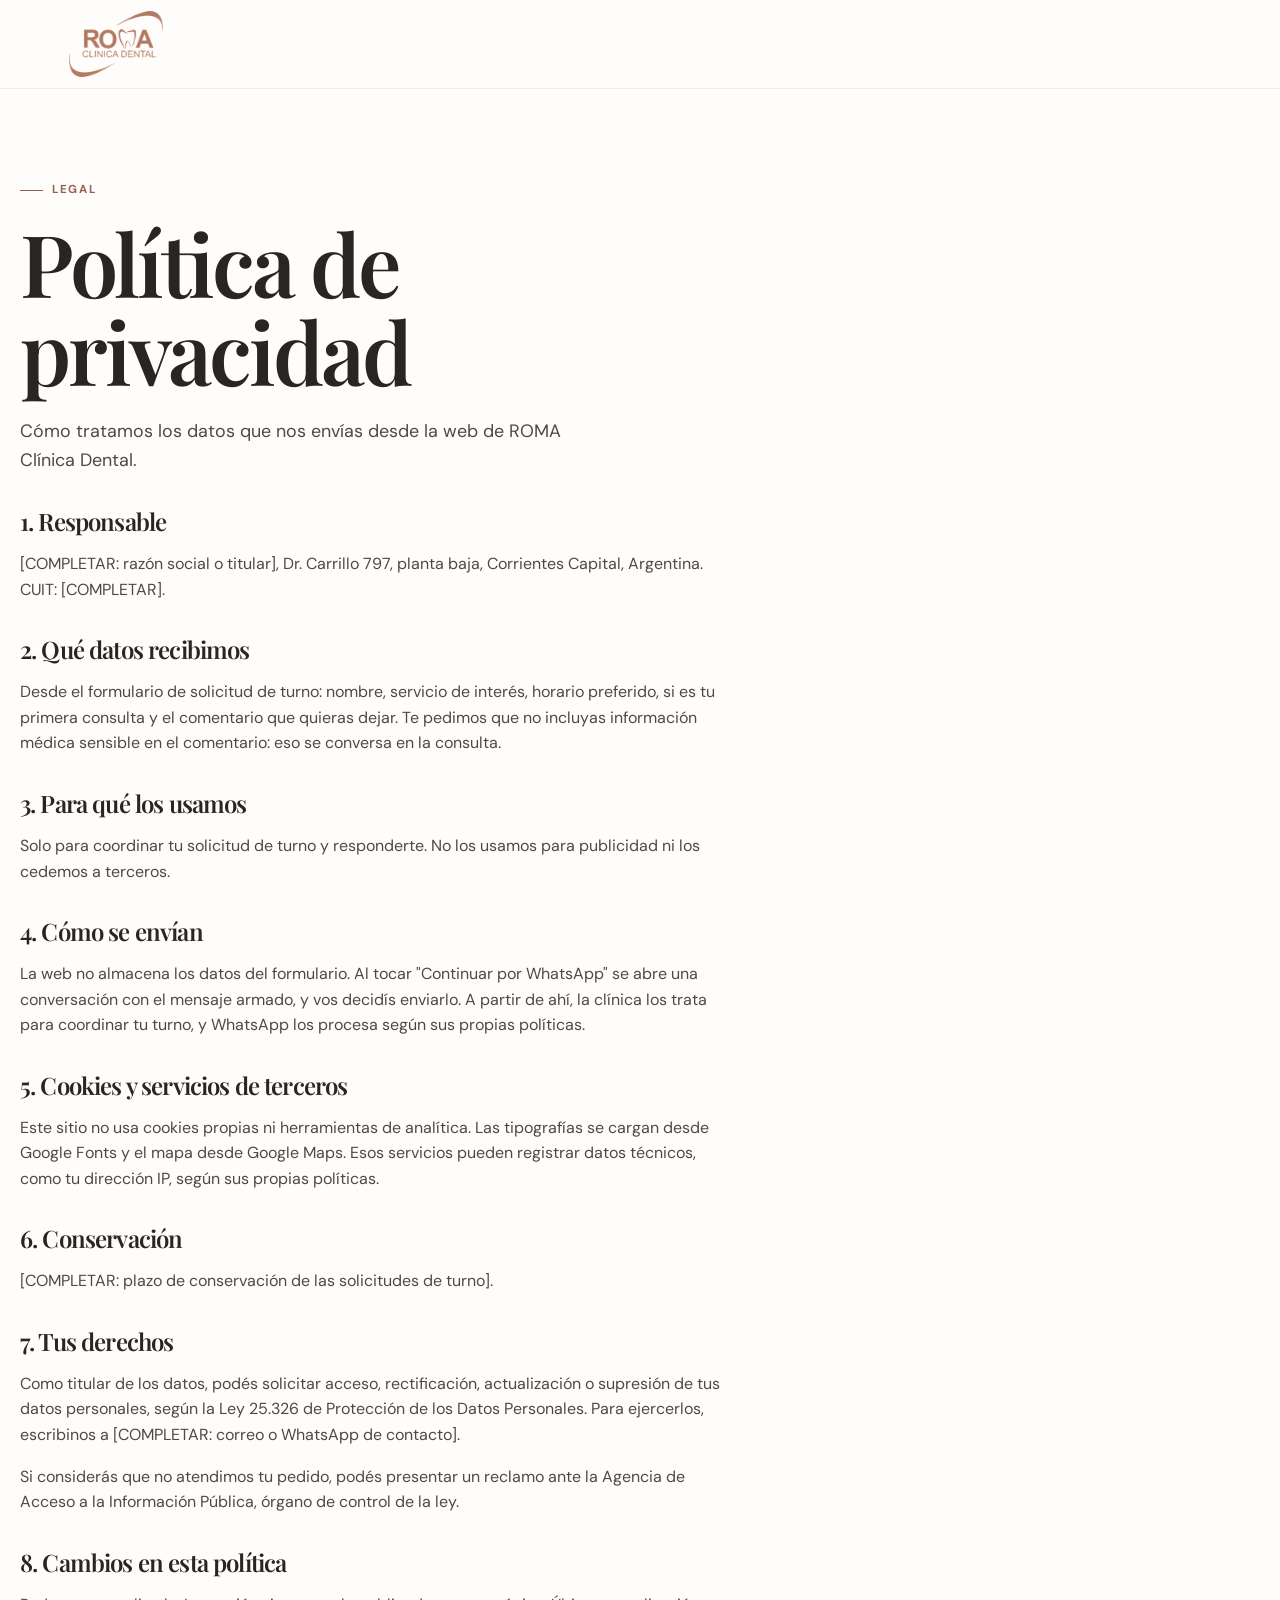
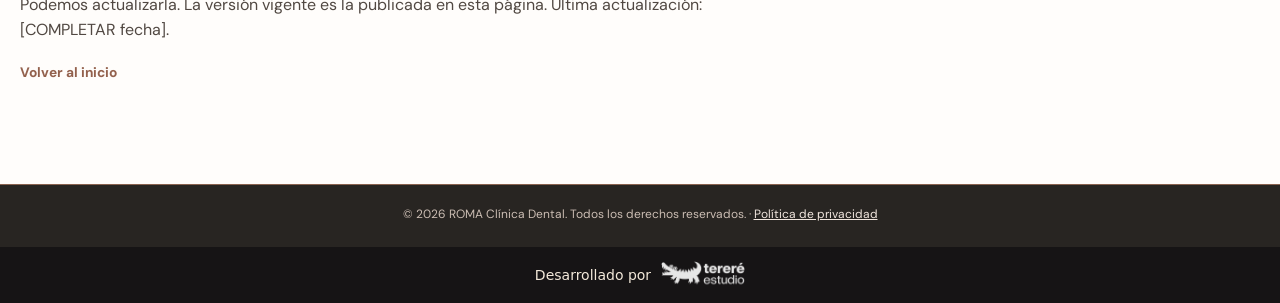
<file: privacidad.html>
<!doctype html>
<html lang="es-AR">
<head>
  <meta charset="utf-8">
  <meta name="viewport" content="width=device-width, initial-scale=1">
  <meta name="theme-color" content="#e1d5bf">
  <title>Política de privacidad | ROMA Clínica Dental</title>
  <meta name="description" content="Política de privacidad de ROMA Clínica Dental: qué datos recibimos al pedir un turno y cómo los tratamos.">
  <meta name="robots" content="index, follow">
  <meta http-equiv="Content-Security-Policy" content="default-src 'self'; script-src 'self'; style-src 'self'; font-src 'self'; img-src 'self' data: https:; connect-src 'self'; frame-src https://www.google.com; form-action 'self'; base-uri 'self'; object-src 'none'; upgrade-insecure-requests">
  <meta name="referrer" content="strict-origin-when-cross-origin">
  <link rel="icon" type="image/webp" href="assets/logo-roma.webp">
  <link rel="stylesheet" href="assets/styles.css">
</head>
<body>
  <header class="site-header"><div class="container nav-wrap"><a class="brand" href="index.html" aria-label="ROMA Clínica Dental, inicio"><img src="assets/logo-roma.webp" alt="Logo de ROMA Clínica Dental" width="112" height="66" loading="eager" fetchpriority="high" decoding="async"></a></div></header>
  <main>
    <section class="section privacy">
      <div class="container">
        <span class="eyebrow">Legal</span>
        <h1>Política de privacidad</h1>
        <p class="lead">Cómo tratamos los datos que nos envías desde la web de ROMA Clínica Dental.</p>

        <h2>1. Responsable</h2>
        <p>[COMPLETAR: razón social o titular], Dr. Carrillo 797, planta baja, Corrientes Capital, Argentina. CUIT: [COMPLETAR].</p>

        <h2>2. Qué datos recibimos</h2>
        <p>Desde el formulario de solicitud de turno: nombre, servicio de interés, horario preferido, si es tu primera consulta y el comentario que quieras dejar. Te pedimos que no incluyas información médica sensible en el comentario: eso se conversa en la consulta.</p>

        <h2>3. Para qué los usamos</h2>
        <p>Solo para coordinar tu solicitud de turno y responderte. No los usamos para publicidad ni los cedemos a terceros.</p>

        <h2>4. Cómo se envían</h2>
        <p>La web no almacena los datos del formulario. Al tocar "Continuar por WhatsApp" se abre una conversación con el mensaje armado, y vos decidís enviarlo. A partir de ahí, la clínica los trata para coordinar tu turno, y WhatsApp los procesa según sus propias políticas.</p>

        <h2>5. Cookies y servicios de terceros</h2>
        <p>Este sitio no usa cookies propias ni herramientas de analítica. Las tipografías se cargan desde Google Fonts y el mapa desde Google Maps. Esos servicios pueden registrar datos técnicos, como tu dirección IP, según sus propias políticas.</p>

        <h2>6. Conservación</h2>
        <p>[COMPLETAR: plazo de conservación de las solicitudes de turno].</p>

        <h2>7. Tus derechos</h2>
        <p>Como titular de los datos, podés solicitar acceso, rectificación, actualización o supresión de tus datos personales, según la Ley 25.326 de Protección de los Datos Personales. Para ejercerlos, escribinos a [COMPLETAR: correo o WhatsApp de contacto].</p>
        <p>Si considerás que no atendimos tu pedido, podés presentar un reclamo ante la Agencia de Acceso a la Información Pública, órgano de control de la ley.</p>

        <h2>8. Cambios en esta política</h2>
        <p>Podemos actualizarla. La versión vigente es la publicada en esta página. Última actualización: [COMPLETAR fecha].</p>
        <p><a class="text-link" href="index.html">Volver al inicio</a></p>
      </div>
    </section>
  </main>
  <footer class="site-footer">
    <div class="container">
      <div class="footer-bottom"><p>© <span id="year"></span> ROMA Clínica Dental. Todos los derechos reservados. · <a href="privacidad.html">Política de privacidad</a></p></div>
    </div>
  </footer>
  <div class="firma-te">
    <a href="https://terereestudio.com.ar" rel="noopener noreferrer">
      <span>Desarrollado por</span>
      <img src="assets/firma-terereestudio.webp" width="360" height="120" alt="Tereré Estudio" loading="lazy" decoding="async">
    </a>
  </div>
  <script src="assets/year.js" defer></script>
</body>
</html>
</file>
<file: assets/styles.css>
/* Fuentes alojadas en el sitio (mismas familias y pesos que Google Fonts) */
@font-face { font-family: 'DM Sans'; font-style: normal; font-weight: 100 1000; font-display: swap; src: url('../fonts/dm-sans-latin.woff') format('woff'); }
@font-face { font-family: 'Playfair Display'; font-style: normal; font-weight: 400 900; font-display: swap; src: url('../fonts/playfair-display-latin.woff') format('woff'); }
/* ROMA Clínica Dental: hoja de estilos principal */
    :root {
      --sand: #e1d5bf;
      --sand-dark: #cbb99b;
      --blush: #f7eeea;
      --blush-deep: #efded6;
      --clay: #b27c63;
      --clay-dark: #93614d;
      --ink: #282522;
      --muted: #746c66;
      --paper: #fffdfb;
      --line: rgba(83, 61, 48, .14);
      --shadow: 0 18px 50px rgba(93, 68, 54, .09);
      --radius-lg: 28px;
      --radius-md: 18px;
      --max: 1160px;
    }
    * { box-sizing: border-box; }
    html { scroll-behavior: smooth; scroll-padding-top: 92px; }
    body { margin: 0; background: var(--paper); color: var(--ink); font-family: 'DM Sans', Arial, sans-serif; line-height: 1.6; -webkit-font-smoothing: antialiased; }
    img { max-width: 100%; display: block; }
    a { color: inherit; }
    button, input, select, textarea { font: inherit; }
    .container { width: min(var(--max), calc(100% - 40px)); margin-inline: auto; }
    .eyebrow { display: inline-flex; align-items: center; gap: 9px; color: var(--clay-dark); text-transform: uppercase; letter-spacing: .15em; font-size: .72rem; font-weight: 700; }
    .eyebrow::before { content: ''; width: 23px; height: 1px; background: currentColor; }
    h1, h2, h3, p { margin-top: 0; }
    h1, h2, .serif { font-family: 'Playfair Display', Georgia, serif; font-weight: 600; letter-spacing: -.035em; }
    h1 { font-size: clamp(2.7rem, 8vw, 5.4rem); line-height: 1.02; margin: 19px 0 22px; max-width: 750px; }
    h1 em { color: var(--clay); font-weight: 500; }
    h2 { font-size: clamp(2.05rem, 5vw, 3.35rem); line-height: 1.12; margin-bottom: 16px; }
    h3 { line-height: 1.25; }
    .lead { max-width: 580px; font-size: clamp(1rem, 2vw, 1.12rem); color: var(--muted); }
    .section { padding: 84px 0; }
    .section-head { max-width: 720px; margin-bottom: 35px; }
    .section-head p { color: var(--muted); max-width: 610px; margin-bottom: 0; }
    .btn { display: inline-flex; align-items: center; justify-content: center; gap: 10px; border: 1px solid transparent; border-radius: 999px; padding: 14px 22px; text-decoration: none; font-weight: 700; font-size: .93rem; transition: transform .2s ease, background .2s ease, box-shadow .2s ease; cursor: pointer; }
    .btn:hover { transform: translateY(-2px); }
    .btn-primary { color: white; background: var(--clay); box-shadow: 0 9px 22px rgba(178, 124, 99, .22); }
    .btn-primary:hover { background: var(--clay-dark); }
    .btn-secondary { color: var(--ink); border-color: rgba(40,37,34,.22); background: rgba(255,255,255,.5); }
    .btn-secondary:hover { background: white; }
    .btn svg { width: 18px; height: 18px; flex: 0 0 auto; }
    .topbar { background: var(--ink); color: #fffaf5; font-size: .77rem; }
    .topbar-inner { min-height: 35px; display: flex; align-items: center; justify-content: center; gap: 22px; text-align: center; }
    .topbar a { text-decoration: none; }
    .topbar-item { display: inline-flex; align-items: center; gap: 7px; }
    .topbar svg { width: 14px; height: 14px; color: #dfb29b; }
    .site-header { position: sticky; top: 0; z-index: 30; background: rgba(255,253,251,.94); backdrop-filter: blur(16px); border-bottom: 1px solid rgba(83,61,48,.09); }
    .nav-wrap { height: 88px; display: flex; align-items: center; justify-content: space-between; gap: 24px; }
    .brand { display: inline-flex; align-items: center; min-width: 0; width: 112px; text-decoration: none; }
    .brand img { display:block; width: 112px; height: 66px; object-fit: contain; }
    .brand-copy { display: flex; flex-direction: column; line-height: 1.15; }
    .brand-copy strong { font-size: 1rem; letter-spacing: .13em; }
    .brand-copy span { font-size: .66rem; color: var(--muted); letter-spacing: .09em; text-transform: uppercase; margin-top: 5px; }
    .nav-links { display: flex; align-items: center; gap: clamp(15px, 2.3vw, 30px); }
    .nav-links a { text-decoration: none; font-size: .88rem; font-weight: 600; color: #514842; transition: color .2s ease; }
    .nav-links a:hover { color: var(--clay-dark); }
    .nav-links .nav-cta { background: var(--clay); color: white; padding: 12px 18px; border-radius: 999px; }
    .nav-links .nav-cta:hover { background: var(--clay-dark); color: white; }
    .menu-toggle { display: none; border: 1px solid var(--line); background: white; border-radius: 50%; width: 44px; height: 44px; align-items: center; justify-content: center; color: var(--ink); }
    .menu-toggle svg { width: 22px; height: 22px; }
    .hero { position: relative; overflow: hidden; background: var(--blush); }
    .hero::before { content: ''; position: absolute; width: 580px; height: 580px; border-radius: 50%; right: -210px; top: -270px; background: rgba(225,213,191,.55); }
    .hero-grid { position: relative; display: grid; grid-template-columns: minmax(0, 1.06fr) minmax(360px, .94fr); gap: clamp(30px, 5vw, 72px); align-items: center; padding-top: 64px; padding-bottom: 75px; }
    .hero-copy { padding: 18px 0; }
    .hero-copy .lead { margin-bottom: 28px; }
    .hero-actions { display: flex; flex-wrap: wrap; gap: 12px; }
    .hero-note { margin-top: 24px; display: flex; align-items: center; gap: 10px; color: #6e625a; font-size: .84rem; }
    .hero-note svg { color: var(--clay); width: 19px; height: 19px; }
    .hero-visual { position: relative; min-height: 560px; display: grid; place-items: center; }
    .hero-blob { position: absolute; width: min(100%, 475px); aspect-ratio: 1 / 1.04; background: var(--sand); border-radius: 46% 54% 53% 47% / 43% 39% 61% 57%; transform: rotate(-4deg); }
    .hero-orbit { position: absolute; width: 86%; aspect-ratio: 1; border: 1px solid rgba(146,97,77,.27); border-radius: 50%; }
    .tooth-card { position: relative; z-index: 2; width: min(78%, 330px); aspect-ratio: 1 / 1.1; display: flex; align-items: center; justify-content: center; background: linear-gradient(150deg, #fffdfb 0%, #f6e9e1 100%); border-radius: 47% 53% 40% 60% / 50% 43% 57% 50%; box-shadow: var(--shadow); border: 8px solid rgba(255,253,251,.55); }
    .tooth-card svg { width: 66%; max-width: 240px; height: auto; overflow: visible; }

    .tooth-stage { position: relative; z-index: 5; width: min(96%, 500px); height: 500px; display: grid; place-items: center; perspective: 900px; }
    .tooth-3d { position: relative; width: 300px; height: 340px; transform-style: preserve-3d; animation: tooth-spin 14s linear infinite; }
    .tooth-3d svg { position: absolute; inset: 0; width: 100%; height: 100%; overflow: visible; }
    .tooth-layer { position: absolute; inset: 0; }
    .tooth-stage:hover .tooth-3d { animation-play-state: paused; }
    @keyframes tooth-spin { from { transform: rotateX(6deg) rotateY(0deg); } to { transform: rotateX(6deg) rotateY(360deg); } }
    .orbit { position: absolute; inset: 0; pointer-events: none; }
    .orbit-card { position: absolute; left: 50%; top: 50%; transition: none; will-change: transform; pointer-events: auto; max-width: 230px; }
    @media (prefers-reduced-motion: reduce) { .tooth-3d { animation: none; } }
    .float-card { position: absolute; z-index: 3; display: flex; align-items: center; gap: 12px; max-width: 210px; padding: 14px 16px; border-radius: 15px; background: white; box-shadow: 0 12px 30px rgba(80,56,43,.12); }
    .float-card strong { display: block; font-size: .85rem; line-height: 1.2; }
    .float-card small { display: block; color: var(--muted); font-size: .73rem; margin-top: 3px; }
    .float-icon { width: 38px; height: 38px; display: grid; place-items: center; background: var(--blush); border-radius: 12px; flex-shrink: 0; color: var(--clay-dark); }
    .float-icon svg { width: 20px; height: 20px; }
    .float-top { top: 19%; right: -1%; }
    .float-bottom { bottom: 13%; left: -3%; }
    .trust-strip { background: white; border-bottom: 1px solid var(--line); }
    .trust-grid { display: grid; grid-template-columns: repeat(3,1fr); padding: 23px 0; gap: 18px; }
    .trust-item { display: flex; align-items: center; justify-content: center; gap: 12px; text-align: left; }
    .trust-item + .trust-item { border-left: 1px solid var(--line); }
    .trust-icon { color: var(--clay); width: 25px; height: 25px; flex-shrink: 0; }
    .trust-item strong { display: block; font-size: .89rem; }
    .trust-item span { display: block; color: var(--muted); font-size: .75rem; }
    .services-section { background: var(--paper); }
    .carousel-wrap { position: relative; }
    .service-grid { display: grid; grid-auto-flow: column; grid-auto-columns: calc((100% - 36px) / 3); gap: 18px; overflow-x: auto; scroll-snap-type: x mandatory; scroll-behavior: smooth; scrollbar-width: none; padding: 8px 4px 16px; margin: -8px -4px -16px; outline: none; }
    .service-grid::-webkit-scrollbar { display: none; }
    .service-grid:focus-visible { box-shadow: 0 0 0 3px rgba(178,124,99,.25); border-radius: var(--radius-md); }
    .service-card { scroll-snap-align: start; }
    .car-btn { position: absolute; top: 50%; transform: translateY(-50%); z-index: 2; width: 46px; height: 46px; border-radius: 50%; border: 1px solid var(--line); background: #fff; box-shadow: var(--shadow); display: grid; place-items: center; cursor: pointer; color: var(--ink); transition: background .2s ease, opacity .2s ease; }
    .car-btn:hover { background: var(--blush); }
    .car-btn:disabled { opacity: .35; cursor: default; }
    .car-btn svg { width: 20px; height: 20px; }
    .car-prev { left: -20px; }
    .car-next { right: -20px; }
    .car-dots { display: none; }
    .service-card { position: relative; display: flex; flex-direction: column; align-items: flex-start; min-height: 250px; padding: 27px; background: white; border: 1px solid var(--line); border-radius: var(--radius-md); transition: transform .22s ease, box-shadow .22s ease, border-color .22s ease; }
    .service-card:hover { transform: translateY(-4px); box-shadow: var(--shadow); border-color: rgba(178,124,99,.42); }
    .service-icon { width: 51px; height: 51px; display: grid; place-items: center; background: var(--blush); color: var(--clay-dark); border-radius: 16px; margin-bottom: 21px; }
    .service-icon svg { width: 25px; height: 25px; }
    .service-card h3 { font-size: 1.11rem; margin-bottom: 9px; }
    .service-card p { color: var(--muted); font-size: .89rem; margin-bottom: 19px; }
    .text-link { margin-top: auto; display: inline-flex; align-items: center; gap: 7px; text-decoration: none; color: var(--clay-dark); font-size: .86rem; font-weight: 700; }
    .text-link svg { width: 16px; height: 16px; transition: transform .2s ease; }
    .text-link:hover svg { transform: translateX(4px); }
    .featured-service { background: var(--blush); padding: 72px 0; overflow: hidden; }
    .featured-grid { display: grid; grid-template-columns: .92fr 1.08fr; align-items: center; gap: clamp(32px, 6vw, 85px); }
    .endo-image-wrap { position: relative; padding: 18px; border: 1px solid rgba(178,124,99,.38); border-radius: 44% 56% 48% 52% / 44% 40% 60% 56%; background: rgba(255,255,255,.53); }
    .endo-image-wrap::before { content: ''; position: absolute; inset: 7%; border: 1px solid rgba(178,124,99,.22); border-radius: inherit; pointer-events: none; }
    .endo-image-wrap img { position: relative; z-index: 1; width: 100%; border-radius: 43% 57% 47% 53% / 44% 39% 61% 56%; aspect-ratio: 1 / 1; object-fit: cover; }
    .endo-copy p { color: var(--muted); }
    .benefit-list { padding: 0; margin: 25px 0 30px; list-style: none; display: grid; gap: 14px; }
    .benefit-list li { display: flex; align-items: flex-start; gap: 11px; font-size: .93rem; }
    .benefit-list svg { width: 20px; height: 20px; flex-shrink: 0; color: var(--clay); margin-top: 2px; }
    .team-section { background: #fff; }
    .team-grid { display: grid; grid-template-columns: repeat(4,1fr); gap: 16px; }
    .team-card { text-align: center; padding: 18px 16px 24px; border: 1px solid var(--line); border-radius: var(--radius-md); background: #fffdfb; }
    .team-photo { width: min(100%, 174px); aspect-ratio: 1 / 1; height: auto; object-fit: cover; object-position: center; margin: 0 auto 17px; border: 4px solid var(--blush); border-radius: 46% 46% 19px 19px; background: var(--blush); box-shadow: 0 8px 22px rgba(93,68,54,.10); }
    .team-card { transition: transform .22s ease, box-shadow .22s ease; }
    .team-card:hover { transform: translateY(-3px); box-shadow: 0 14px 30px rgba(93,68,54,.08); }
    .team-card h3 { font-size: 1rem; margin-bottom: 4px; }
    .team-card p { font-size: .81rem; color: var(--muted); margin-bottom: 0; }
    .team-note { display: flex; align-items: flex-start; gap: 9px; max-width: 780px; margin-top: 20px; color: var(--muted); font-size: .79rem; }
    .team-note svg { width: 17px; height: 17px; color: var(--clay); flex-shrink: 0; margin-top: 2px; }
    .appointment-section { background: var(--sand); position: relative; overflow: hidden; }
    .appointment-section::after { content: ''; position: absolute; width: 400px; height: 400px; right: -160px; bottom: -220px; border: 1px solid rgba(146,97,77,.23); border-radius: 50%; }
    .appointment-grid { position: relative; z-index: 1; display: grid; grid-template-columns: .9fr 1.1fr; gap: clamp(30px,6vw,78px); align-items: start; }
    .appointment-copy { padding-top: 10px; }
    .appointment-copy p { color: #5f554c; }
    .appointment-points { margin: 27px 0 0; padding: 0; list-style: none; display: grid; gap: 13px; }
    .appointment-points li { display: flex; gap: 10px; align-items: flex-start; font-size: .92rem; }
    .appointment-points svg { width: 19px; height: 19px; color: var(--clay-dark); flex-shrink: 0; margin-top: 3px; }
    .booking-card { background: white; border: 1px solid rgba(83,61,48,.12); box-shadow: 0 22px 60px rgba(93,68,54,.12); border-radius: var(--radius-lg); padding: clamp(22px,4vw,36px); }
    .booking-card h3 { font-family: 'Playfair Display', Georgia, serif; font-size: 1.65rem; letter-spacing: -.02em; margin-bottom: 6px; }
    .booking-card > p { font-size: .86rem; color: var(--muted); margin-bottom: 23px; }
    .form-grid { display: grid; grid-template-columns: 1fr 1fr; gap: 16px; }
    .field { display: flex; flex-direction: column; gap: 7px; }
    .field.full { grid-column: 1/-1; }
    .field label { font-size: .82rem; font-weight: 700; }
    .field input, .field select, .field textarea { border: 1px solid #dfd8d2; background: #fffdfb; color: var(--ink); border-radius: 11px; width: 100%; padding: 12px 13px; outline: none; transition: border-color .2s ease, box-shadow .2s ease; }
    .field textarea { resize: vertical; min-height: 90px; }
    .field input:focus, .field select:focus, .field textarea:focus { border-color: var(--clay); box-shadow: 0 0 0 3px rgba(178,124,99,.13); }
    .pref-field { border: 0; padding: 0; margin: 0; min-width: 0; }
    .pref-field legend { font-size: .82rem; font-weight: 700; padding: 0; margin-bottom: 7px; }
    .pref-options { display: flex; gap: 10px; }
    .pref-chip { position: relative; cursor: pointer; }
    .pref-chip input { position: absolute; opacity: 0; pointer-events: none; }
    .pref-chip span { display: inline-block; padding: 11px 22px; border: 1px solid #dfd8d2; border-radius: 999px; background: #fffdfb; color: var(--ink); font-size: .9rem; font-weight: 600; transition: background .2s ease, border-color .2s ease, color .2s ease; }
    .pref-chip:hover span { border-color: var(--clay); }
    .pref-chip input:checked + span { background: var(--clay); border-color: var(--clay); color: #fff; }
    .pref-chip input:focus-visible + span { box-shadow: 0 0 0 3px rgba(178,124,99,.25); }
    .form-submit { width: 100%; margin-top: 19px; }
    .form-fineprint { color: var(--muted); font-size: .73rem; margin: 12px 0 0; text-align: center; }
    .fineprint-line { display: block; }
    .location-section { background: var(--paper); }
    .location-grid { display: grid; grid-template-columns: .8fr 1.2fr; gap: 30px; align-items: stretch; }
    .location-copy { padding: 16px 0; }
    .location-copy .lead { margin-bottom: 25px; }
    .info-row { display: flex; gap: 14px; align-items: flex-start; padding: 15px 0; border-bottom: 1px solid var(--line); }
    .info-row:last-of-type { border-bottom: 0; }
    .info-icon { width: 43px; height: 43px; flex-shrink: 0; display: grid; place-items: center; background: var(--blush); color: var(--clay-dark); border-radius: 13px; }
    .info-icon svg { width: 21px; height: 21px; }
    .info-row strong { display: block; font-size: .9rem; margin-bottom: 3px; }
    .info-row span, .info-row a { color: var(--muted); font-size: .86rem; text-decoration: none; }
    .location-actions { display: flex; flex-wrap: wrap; gap: 10px; margin-top: 25px; }
    .map-card { overflow: hidden; min-height: 420px; border-radius: var(--radius-lg); background: var(--blush); border: 1px solid var(--line); box-shadow: var(--shadow); }
    .map-card iframe { width: 100%; height: 100%; min-height: 420px; display: block; border: 0; }
    .closing-cta { padding: 65px 0; background: var(--blush); }
    .closing-card { text-align: center; padding: 48px 25px; border-radius: var(--radius-lg); background: var(--paper); border: 1px solid var(--line); }
    .closing-card h2 { max-width: 650px; margin: 12px auto 13px; }
    .closing-card p { max-width: 590px; margin: 0 auto 24px; color: var(--muted); }
    .site-footer { background: var(--ink); color: #fff9f4; padding: 0 0 22px; border-top: 1px solid rgba(178,124,99,.7); }
    .footer-top { display: flex; align-items: center; justify-content: space-between; gap: 24px; padding-bottom: 28px; border-bottom: 1px solid rgba(255,249,244,.16); }
    .footer-brand { display: flex; align-items: center; gap: 14px; }
    .footer-brand img { width: 62px; height: 62px; object-fit: contain; background: var(--sand); border-radius: 50%; }
    .footer-brand strong { display: block; letter-spacing: .12em; }
    .footer-brand span { font-size: .78rem; color: #d2c5bc; }
    .footer-links { display: flex; flex-wrap: wrap; gap: 20px; }
    .footer-links a { color: #f1e6de; text-decoration: none; font-size: .85rem; }
    .footer-bottom { display: flex; align-items: center; justify-content: center; text-align: center; padding-top: 20px; color: #cbbdb3; font-size: .75rem; }
    .footer-bottom p { margin: 0; }
    .whatsapp-float { position: fixed; z-index: 35; bottom: 22px; right: 20px; min-height: 54px; display: inline-flex; align-items: center; justify-content: center; gap: 9px; border-radius: 999px; padding: 13px 19px; color: white; background: #267d53; text-decoration: none; font-size: .85rem; font-weight: 700; box-shadow: 0 8px 25px rgba(24,80,52,.26); transition: transform .2s ease, background .2s ease; }
    .whatsapp-float:hover { transform: translateY(-3px); background: #1f6e48; }
    .whatsapp-float svg { width: 21px; height: 21px; }
    .sr-only { position: absolute; width: 1px; height: 1px; padding: 0; margin: -1px; overflow: hidden; clip: rect(0,0,0,0); white-space: nowrap; border: 0; }
    @media (max-width: 980px) {
      .nav-wrap { height: 78px; }
      .nav-links { gap: 14px; }
      .nav-links a { font-size: .81rem; }
      .brand img { width: 58px; height: 58px; }
      .hero-grid { grid-template-columns: minmax(0,1.02fr) minmax(300px,.98fr); gap: 20px; }
      .hero-visual { min-height: 390px; }
      .float-top { right: 0; }
      .float-bottom { left: 0; }
      .service-grid { grid-auto-columns: calc((100% - 18px) / 2); }
      .team-grid { grid-template-columns: repeat(2,1fr); }
    }
    @media (max-width: 740px) {
      .container { width: min(var(--max), calc(100% - 32px)); }
      .topbar-inner { min-height: 34px; gap: 0; }
      .topbar-item:nth-child(2) { display: none; }
      .nav-wrap { height: 72px; }
      .brand { min-width: 0; width: 100px; }
      .brand img { width: 100px; height: 62px; }
      .brand-copy strong { font-size: .9rem; }
      .brand-copy span { font-size: .58rem; }
      .menu-toggle { display: inline-flex; flex-shrink: 0; }
      .nav-links { display: none; position: absolute; left: 0; right: 0; top: 71px; padding: 15px 20px 22px; flex-direction: column; align-items: stretch; gap: 0; background: var(--paper); border-bottom: 1px solid var(--line); box-shadow: 0 15px 25px rgba(40,37,34,.08); }
      .nav-links.open { display: flex; }
      .nav-links a { padding: 13px 5px; font-size: .95rem; }
      .nav-links .nav-cta { text-align: center; margin-top: 8px; padding: 13px; }
      .hero-grid { grid-template-columns: 1fr; padding-top: 44px; padding-bottom: 37px; gap: 5px; }
      .hero-copy { padding: 0; }
      h1 { font-size: clamp(2.75rem, 13vw, 4.3rem); margin: 14px 0 18px; }
      .hero-copy .lead { font-size: 1rem; margin-bottom: 23px; }
      .hero-actions { display: grid; grid-template-columns: 1fr; gap: 10px; }
      .hero-actions .btn { width: 100%; }
      .hero-note { margin-top: 18px; font-size: .79rem; }
      .hero-visual { min-height: 320px; margin: 0 -5px; }
      .hero-blob { width: min(78%, 340px); }
      .hero-orbit { width: min(83%, 345px); }
      .tooth-card { width: min(62%, 245px); border-width: 6px; }
      .float-card { padding: 10px 12px; max-width: 178px; gap: 9px; }
      .float-card strong { font-size: .77rem; }
      .float-card small { font-size: .66rem; }
      .float-icon { width: 32px; height: 32px; border-radius: 10px; }
      .float-icon svg { width: 17px; height: 17px; }
      .float-top { top: 13%; right: -1%; }
      .float-bottom { bottom: 8%; left: -1%; }
      .trust-strip { display: none; }
      .trust-grid { grid-template-columns: 1fr; padding: 12px 0; gap: 0; }
      .trust-item { justify-content: flex-start; padding: 12px 7px; }
      .trust-item + .trust-item { border-left: 0; border-top: 1px solid var(--line); }
      .section { padding: 64px 0; }
      .section-head { margin-bottom: 27px; }
      .service-grid { grid-auto-columns: 84%; gap: 12px; padding: 6px 2px 12px; margin: -6px -2px -12px; }
      .car-btn { display: none; }
      .car-dots { display: flex; justify-content: center; gap: 8px; margin-top: 26px; }
      .car-dots button { width: 9px; height: 9px; padding: 0; border: 0; border-radius: 50%; background: #d8ccc4; cursor: pointer; transition: background .2s ease, transform .2s ease; }
      .car-dots button[aria-current="true"] { background: var(--clay); transform: scale(1.2); }
      .service-card { min-height: 0; padding: 22px; display: grid; grid-template-columns: 52px 1fr; column-gap: 15px; align-items: start; }
      .service-icon { grid-row: span 3; margin-bottom: 0; }
      .service-card h3 { margin: 2px 0 7px; }
      .service-card p { margin-bottom: 12px; }
      .text-link { grid-column: 2; }
      .featured-service { padding: 57px 0; }
      .featured-grid { grid-template-columns: 1fr; gap: 32px; }
      .endo-image-wrap { width: min(88%, 360px); margin-inline: auto; }
      .team-grid { grid-template-columns: repeat(2,1fr); gap: 11px; }
      .team-card { padding: 16px 8px 19px; }
      .team-photo { width: min(100%, 126px); }
      .team-card h3 { font-size: .93rem; }
      .team-card p { font-size: .75rem; }
      .appointment-grid { grid-template-columns: 1fr; gap: 28px; }
      .booking-card { padding: 24px 18px; }
      .form-grid { grid-template-columns: 1fr; gap: 13px; }
      .field.full { grid-column: auto; }
      .location-grid { grid-template-columns: 1fr; gap: 22px; }
      .location-copy { padding-top: 0; }
      .map-card, .map-card iframe { min-height: 350px; }
      .closing-cta { padding: 48px 0; }
      .closing-card { padding: 38px 20px; }
          .footer-top { align-items: flex-start; flex-direction: column; }
      .footer-links { gap: 14px 20px; }
      .footer-bottom { align-items: flex-start; flex-direction: column; }
      .whatsapp-float { width: 56px; height: 56px; min-height: 0; padding: 0; right: 14px; bottom: 14px; }
      .whatsapp-float span { display: none; }
    }
      .tooth-stage { height: 300px; transform: scale(.82); }
    @media (max-width: 360px) {
      .brand-copy span { display: none; }
      .hero-visual { min-height: 285px; }
      .float-card { max-width: 152px; padding: 9px; }
      .team-grid { grid-template-columns: 1fr 1fr; }
    }
    @media (prefers-reduced-motion: reduce) {
      *, *::before, *::after { scroll-behavior: auto !important; transition-duration: .01ms !important; animation-duration: .01ms !important; animation-iteration-count: 1 !important; }
    }
    .firma-te { background: #161415; padding: 14px 16px; text-align: center; }
    .firma-te a { display: inline-flex; align-items: center; gap: 10px; color: #F3E9DA; text-decoration: none; font: 500 14px/1 system-ui, sans-serif; }
    .firma-te img { height: 28px; width: auto; opacity: 0.9; }
    .firma-te a:hover img, .firma-te a:focus-visible img { opacity: 1; }
    .firma-te a:focus-visible { outline: 2px solid #9FBD2B; outline-offset: 4px; }
    @media (max-width: 600px) { .firma-te img { height: 24px; } }
    .tooth-layer.tz-0 { transform: translateZ(-8.4px); }
    .tooth-layer.tz-1 { transform: translateZ(-7.2px); }
    .tooth-layer.tz-2 { transform: translateZ(-6.0px); }
    .tooth-layer.tz-3 { transform: translateZ(-4.8px); }
    .tooth-layer.tz-4 { transform: translateZ(-3.6px); }
    .tooth-layer.tz-5 { transform: translateZ(-2.4px); }
    .tooth-layer.tz-6 { transform: translateZ(-1.2px); }
    .tooth-layer.tz-7 { transform: translateZ(0.0px); }
    .tooth-layer.tz-8 { transform: translateZ(1.2px); }
    .tooth-layer.tz-9 { transform: translateZ(2.4px); }
    .tooth-layer.tz-10 { transform: translateZ(3.6px); }
    .tooth-layer.tz-11 { transform: translateZ(4.8px); }
    .tooth-layer.tz-12 { transform: translateZ(6.0px); }
    .tooth-layer.tz-13 { transform: translateZ(7.2px); }
    .tooth-layer.tz-14 { transform: translateZ(8.4px); }

    /* ---- Seguridad y formulario ---- */
    .footer-bottom a { color: #f1e6de; }
    .booking-card { position: relative; }
    .hp { position: absolute; left: -10000px; top: auto; width: 1px; height: 1px; overflow: hidden; }
    .consent-label { display: flex; align-items: flex-start; gap: 10px; font-size: .82rem; color: var(--muted); cursor: pointer; }
    .consent-label input { margin-top: 3px; width: 16px; height: 16px; accent-color: var(--clay); flex-shrink: 0; }
    .consent-label a { color: var(--clay-dark); }
    .form-status { color: #a0422e; font-size: .83rem; margin: 10px 0 0; }
    .form-status:empty { display: none; }
    .privacy { max-width: 760px; }
    .privacy h2 { font-size: 1.5rem; margin-top: 34px; }
    .privacy p { color: #514842; }
    .map-facade { min-height: 420px; height: 100%; display: flex; flex-direction: column; align-items: center; justify-content: center; gap: 14px; padding: 32px; text-align: center; }
    .map-facade p { color: var(--muted); font-size: .86rem; margin: 0; max-width: 300px; }
    .map-facade-icon { width: 58px; height: 58px; display: grid; place-items: center; border-radius: 50%; background: var(--paper); color: var(--clay-dark); box-shadow: 0 8px 22px rgba(93,68,54,.10); }
    .map-facade-icon svg { width: 26px; height: 26px; }

@media (max-width: 740px) { .map-facade { min-height: 350px; } }
</file>
